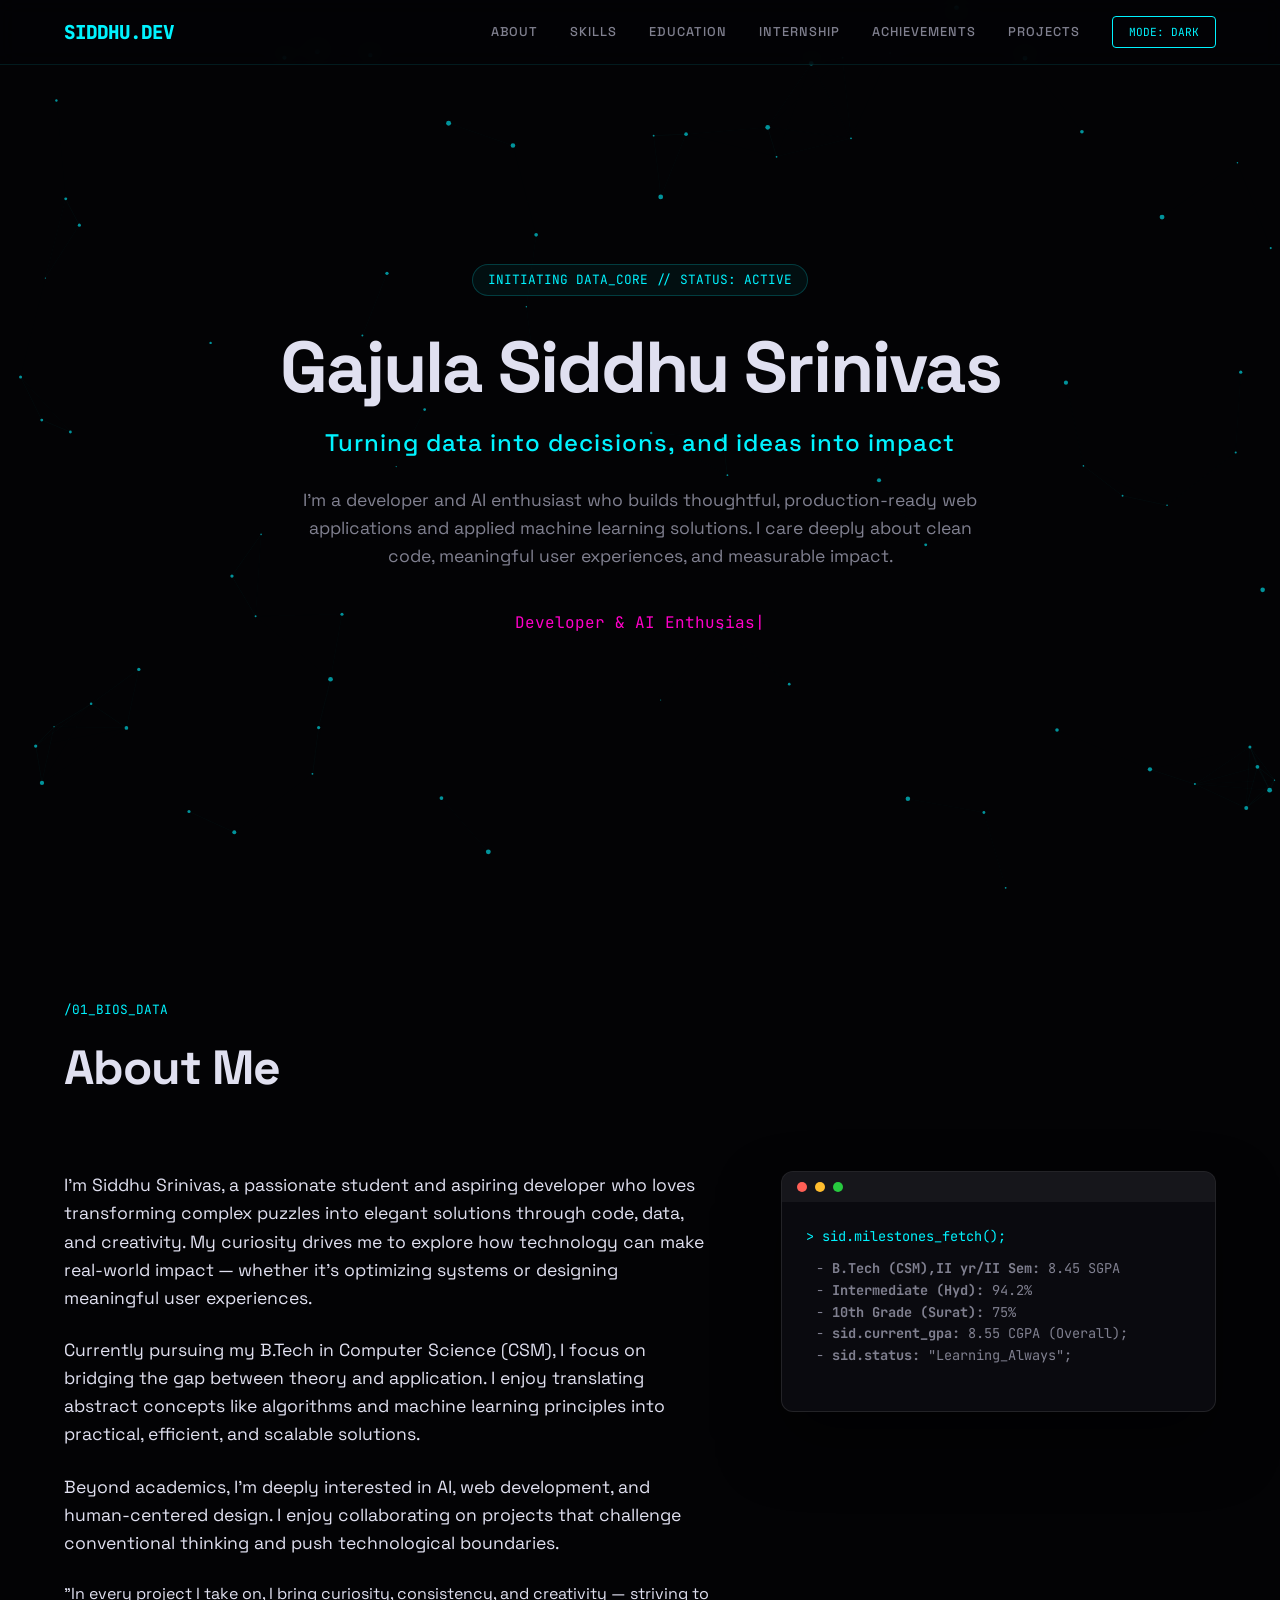
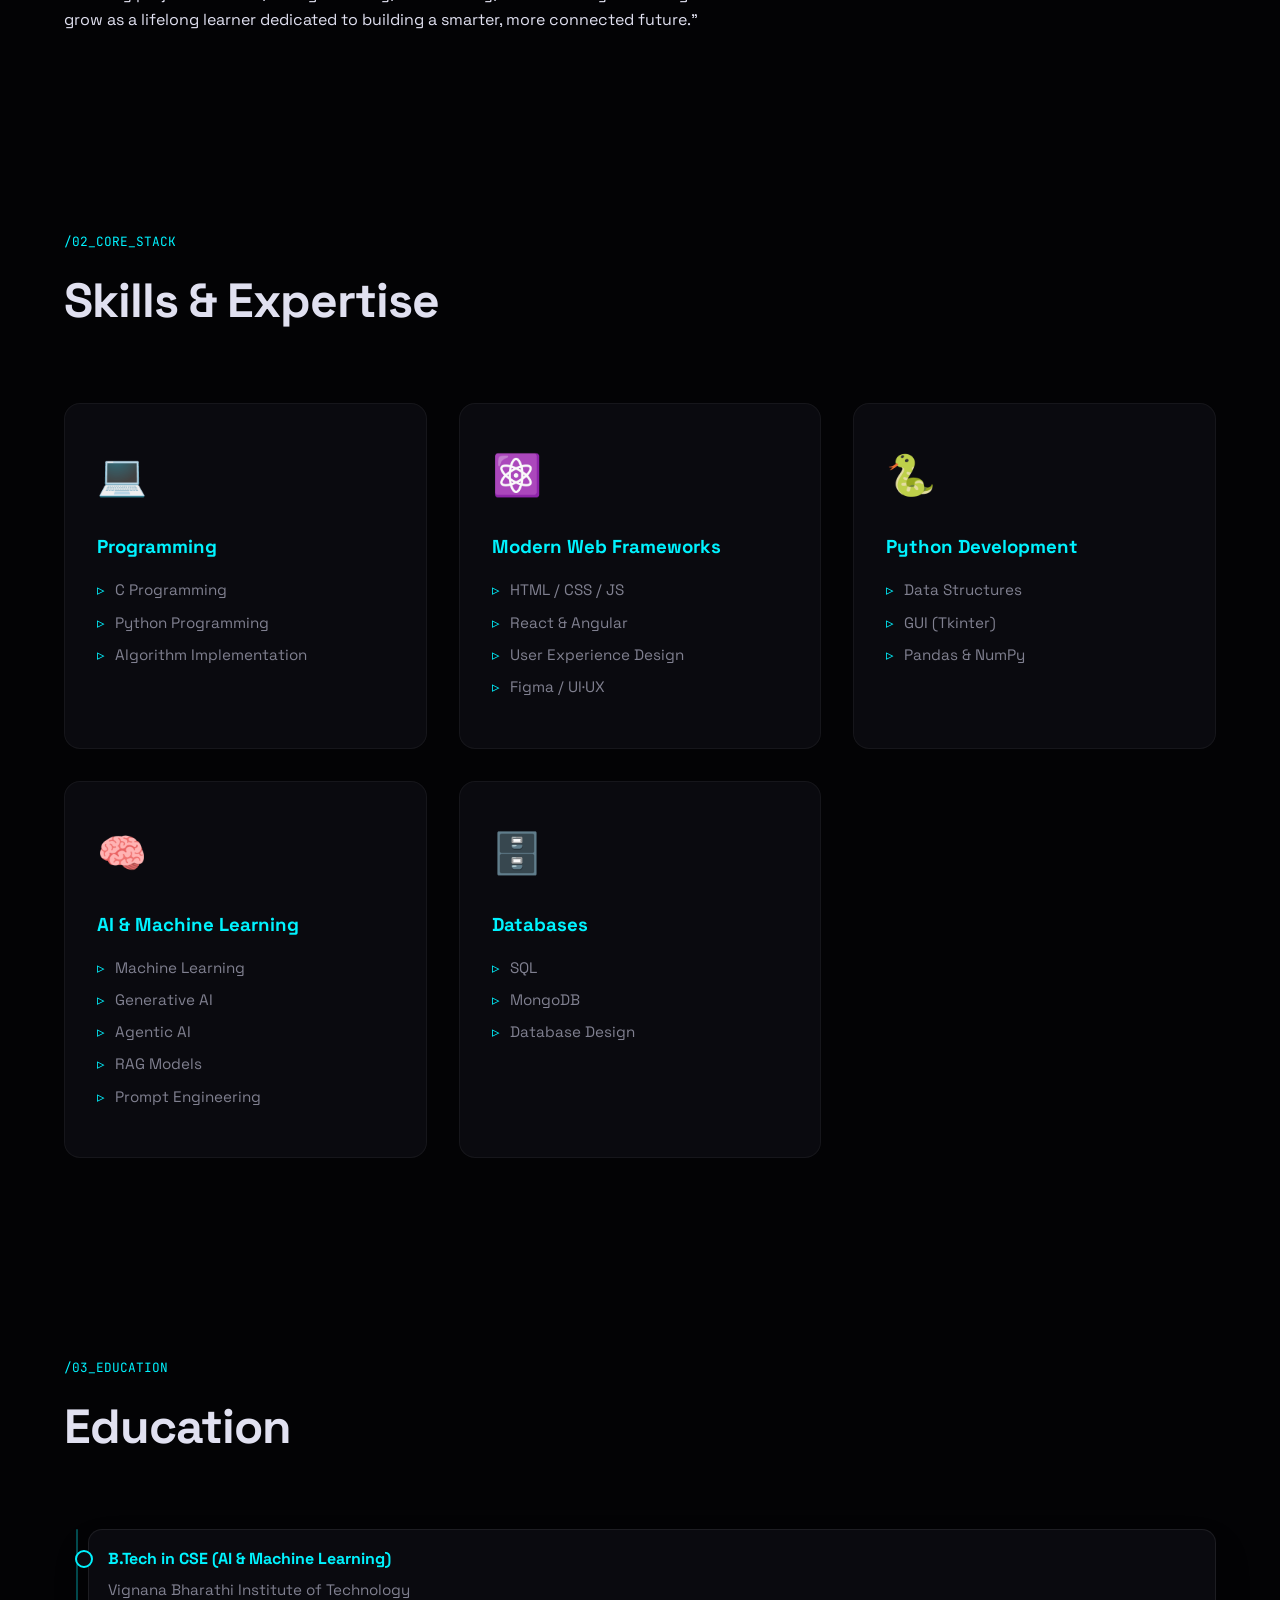
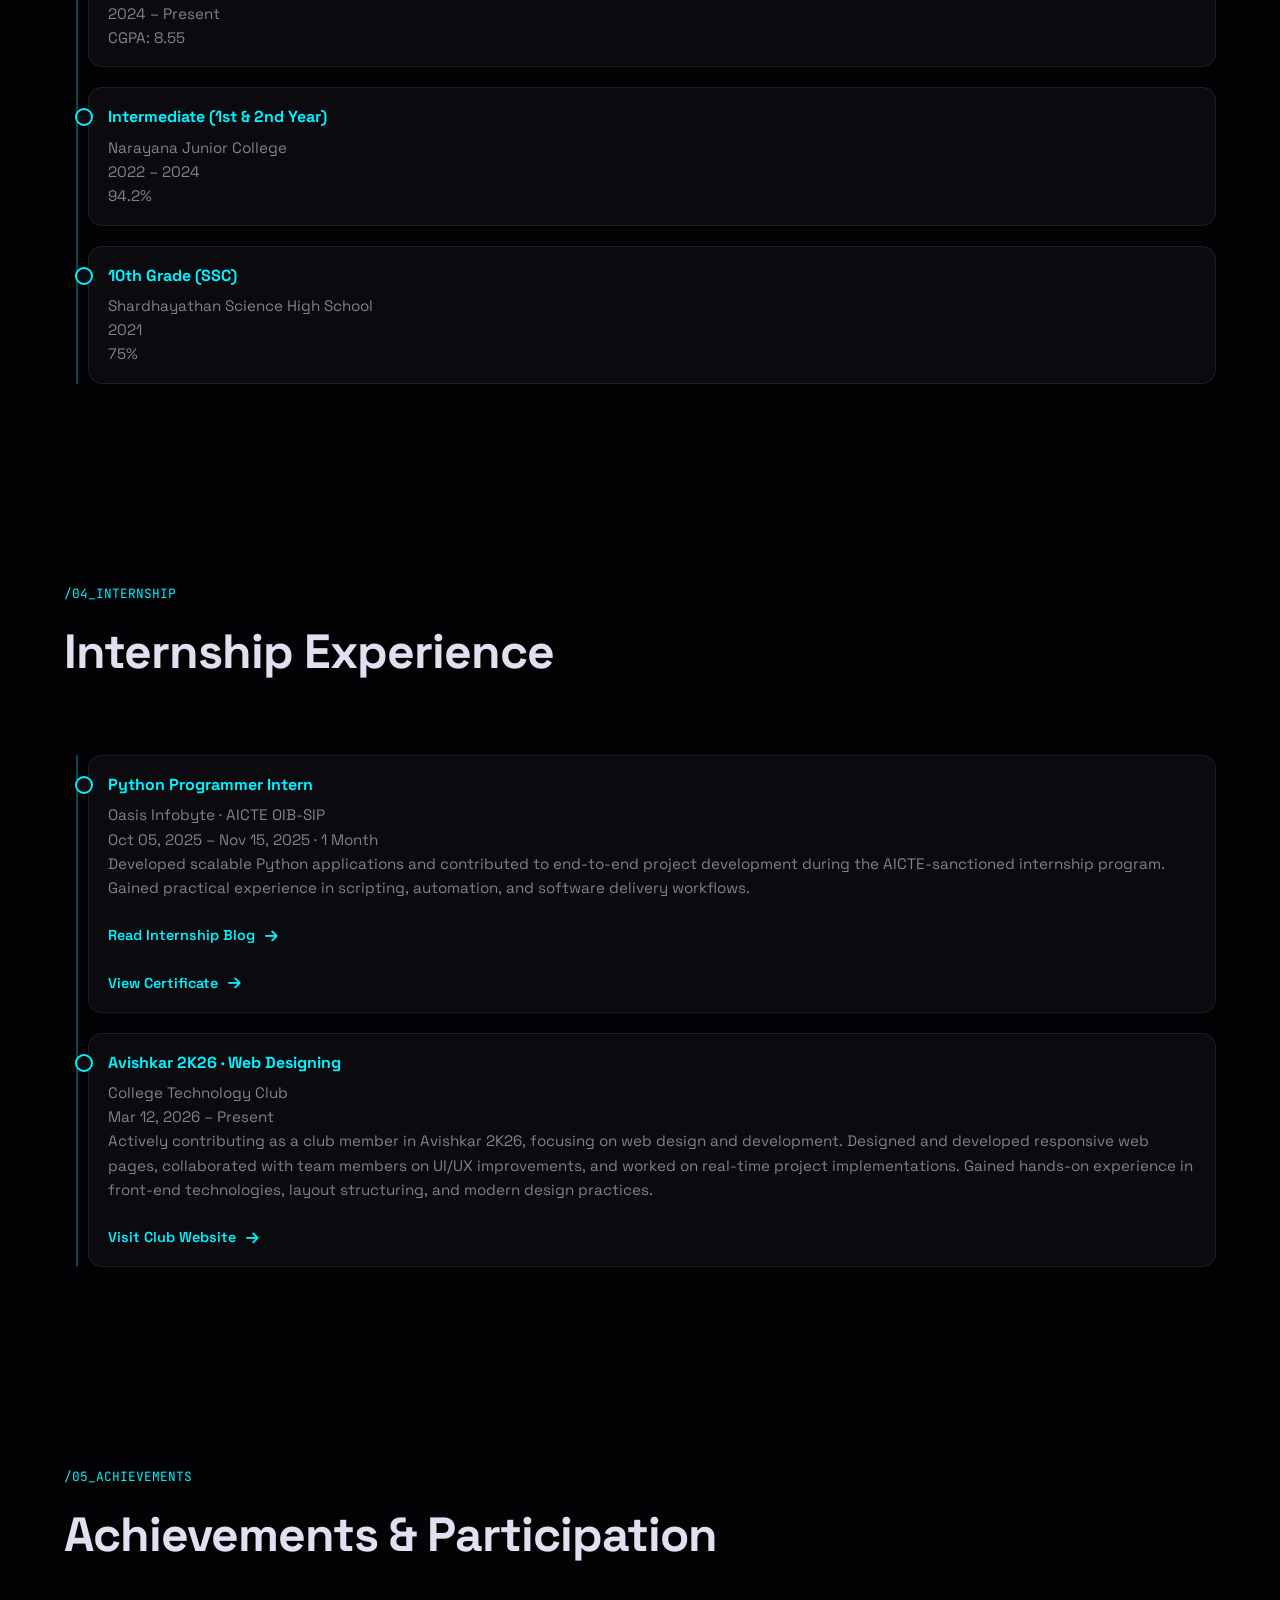
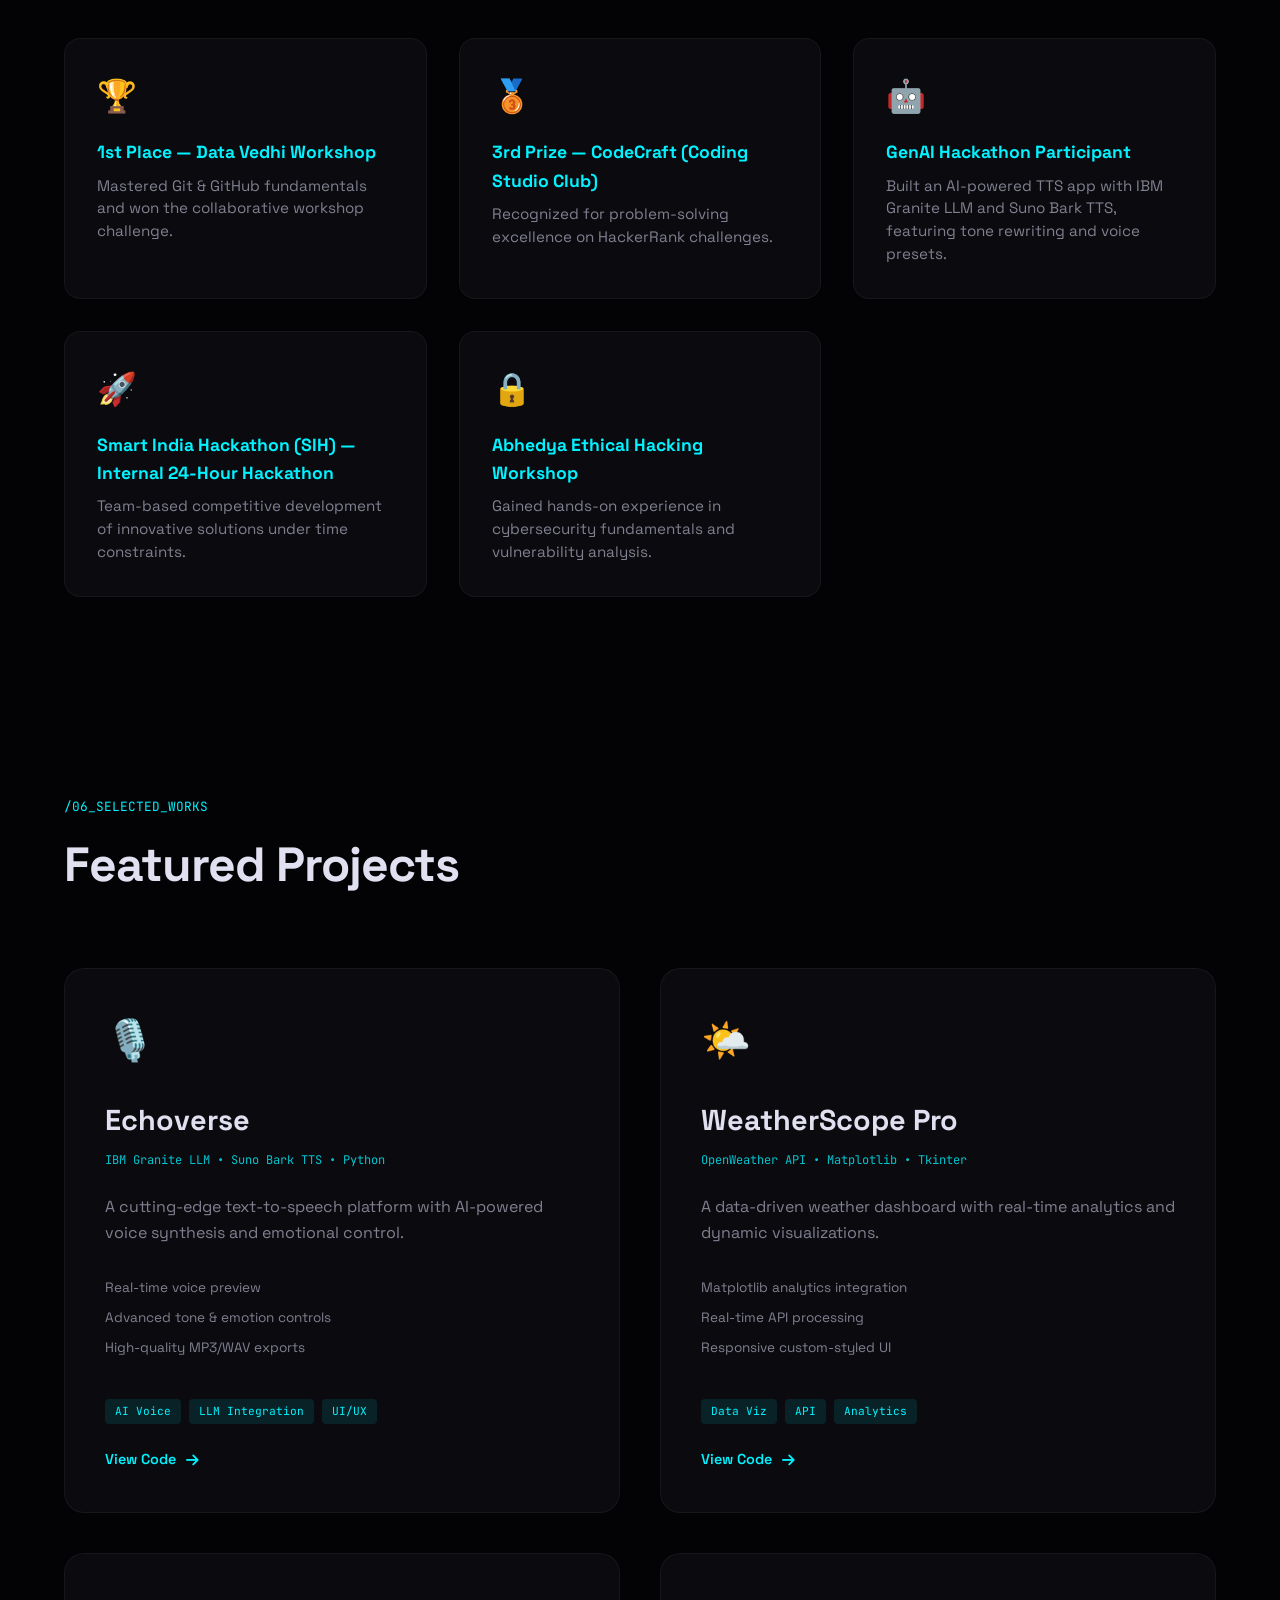
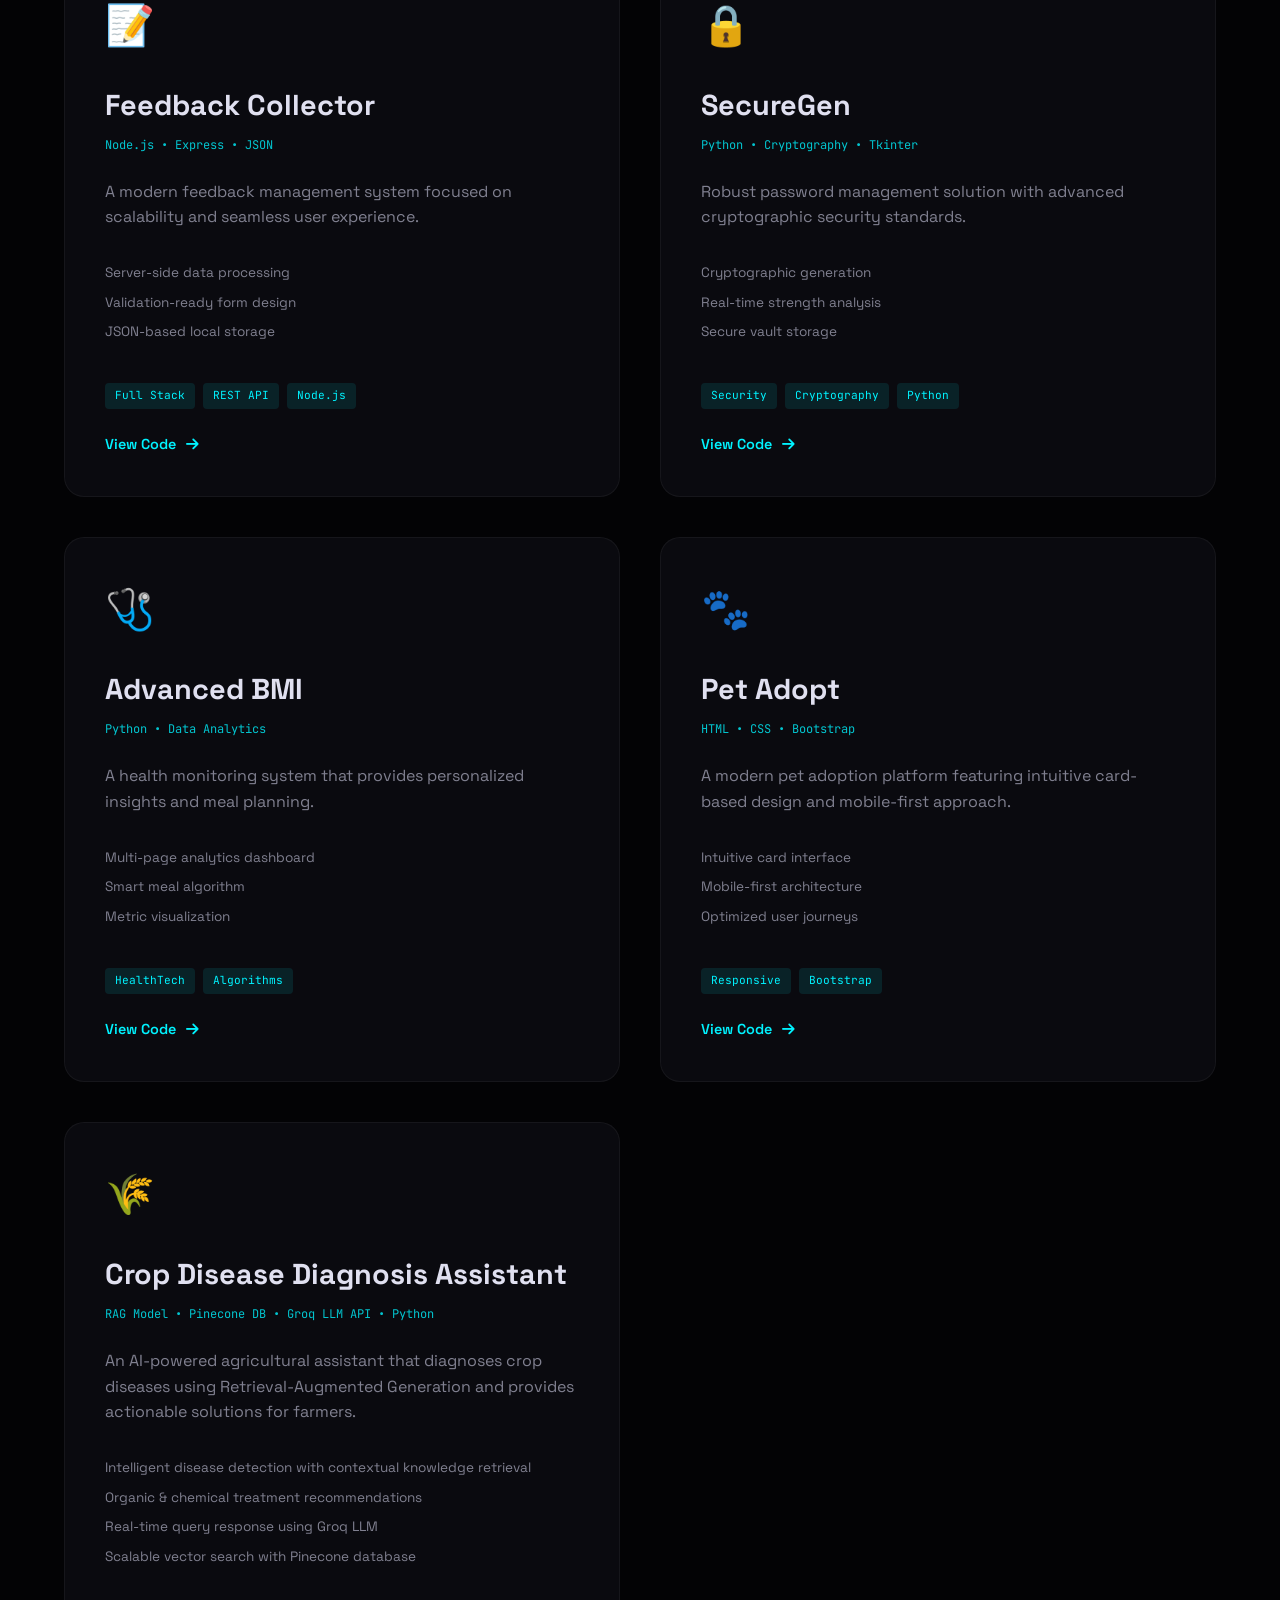
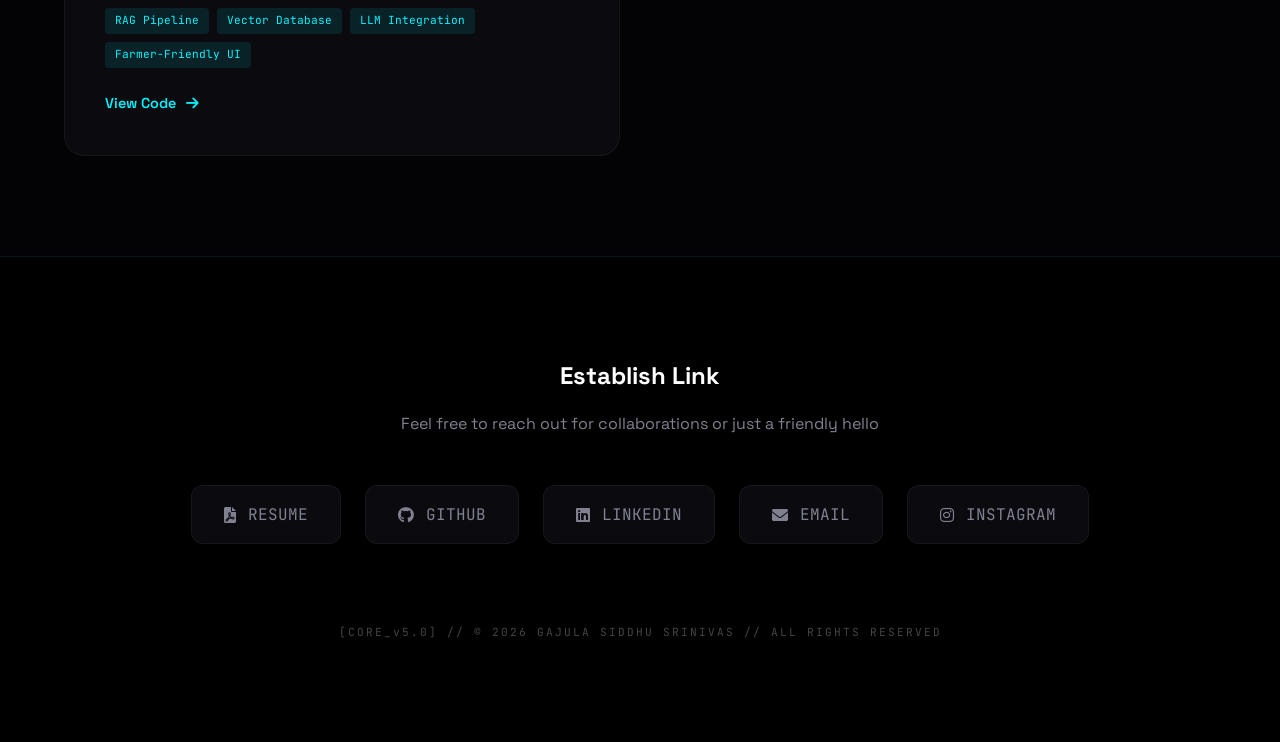
<file: codex/index.html>
<!DOCTYPE html>
<html lang="en">
<head>
    <meta charset="UTF-8">
    <meta name="viewport" content="width=device-width, initial-scale=1.0">
    <title>Gajula Siddhu Srinivas | Portfolio</title>
    <link href="https://fonts.googleapis.com/css2?family=Space+Grotesk:wght@300;400;500;600;700&family=JetBrains+Mono:wght@400;700&display=swap" rel="stylesheet">
    <link rel="stylesheet" href="https://cdnjs.cloudflare.com/ajax/libs/font-awesome/6.0.0/css/all.min.css">
    
    <style>
        :root {
            --bg: #030305;
            --surface: #0a0a0f;
            --primary: #00f3ff;
            --secondary: #7000ff;
            --accent: #ff00c8;
            --text: #e0e0f0;
            --text-dim: #808090;
            --neon-glow: 0 0 15px rgba(0, 243, 255, 0.4);
            --transition: all 0.3s cubic-bezier(0.23, 1, 0.32, 1);
        }

        .light-mode {
            --bg: #f0f2f5;
            --surface: #ffffff;
            --primary: #0066ff;
            --secondary: #6200ea;
            --accent: #d500f9;
            --text: #1a1a2e;
            --text-dim: #505060;
            --neon-glow: 0 5px 15px rgba(0, 102, 255, 0.1);
        }

        * {
            margin: 0;
            padding: 0;
            box-sizing: border-box;
            cursor: crosshair;
        }

        html {
            scroll-behavior: smooth;
        }

        body {
            font-family: 'Space Grotesk', sans-serif;
            background-color: var(--bg);
            color: var(--text);
            overflow-x: hidden;
            line-height: 1.6;
        }

        /* --- Neural Background --- */
        #neural-canvas {
            position: fixed;
            top: 0;
            left: 0;
            width: 100%;
            height: 100%;
            z-index: -1;
            opacity: 0.6;
            pointer-events: none;
        }

        .scanline {
            width: 100%;
            height: 100px;
            z-index: 9999;
            background: linear-gradient(0deg, rgba(0, 0, 0, 0) 0%, rgba(0, 243, 255, 0.02) 50%, rgba(0, 0, 0, 0) 100%);
            opacity: 0.1;
            position: fixed;
            bottom: 100%;
            pointer-events: none;
            animation: scanline 8s linear infinite;
        }

        @keyframes scanline {
            0% { bottom: 100%; }
            100% { bottom: -100px; }
        }

        /* --- Navigation --- */
        nav {
            position: fixed;
            top: 0;
            width: 100%;
            padding: 1rem 5%;
            display: flex;
            justify-content: space-between;
            align-items: center;
            background: rgba(3, 3, 5, 0.8);
            backdrop-filter: blur(10px);
            border-bottom: 1px solid rgba(0, 243, 255, 0.1);
            z-index: 1000;
        }

        .brand {
            font-family: 'JetBrains Mono', monospace;
            font-weight: 800;
            color: var(--primary);
            text-decoration: none;
            letter-spacing: -1px;
            font-size: 1.2rem;
            display: flex;
            align-items: center;
            gap: 10px;
        }

        .nav-links {
            display: flex;
            gap: 2rem;
            align-items: center;
        }

        .nav-item {
            text-decoration: none;
            color: var(--text-dim);
            font-weight: 500;
            font-size: 0.8rem;
            text-transform: uppercase;
            letter-spacing: 1px;
            transition: var(--transition);
        }

        .nav-item:hover {
            color: var(--primary);
            text-shadow: var(--neon-glow);
        }


        .light-mode .nav-item {
            color: #d6d6e0;
        }

        .light-mode .nav-item:hover {
            color: var(--primary);
            text-shadow: none;
        }

        #theme-toggle {
            background: transparent;
            border: 1px solid var(--primary);
            color: var(--primary);
            padding: 0.5rem 1rem;
            border-radius: 4px;
            font-family: 'JetBrains Mono', monospace;
            font-size: 0.7rem;
            cursor: pointer;
            transition: var(--transition);
        }

        /* --- Hero Section --- */
        .hero {
            height: 100vh;
            display: flex;
            flex-direction: column;
            justify-content: center;
            align-items: center;
            padding: 0 5%;
            text-align: center;
        }

        .system-status {
            font-family: 'JetBrains Mono', monospace;
            font-size: 0.8rem;
            color: var(--primary);
            margin-bottom: 2rem;
            background: rgba(0, 243, 255, 0.05);
            padding: 5px 15px;
            border-radius: 20px;
            border: 1px solid rgba(0, 243, 255, 0.2);
        }

        .hero h1 {
            font-size: clamp(2.5rem, 8vw, 4.5rem);
            font-weight: 800;
            line-height: 1.1;
            margin-bottom: 1rem;
            letter-spacing: -2px;
        }

        .hero h2 {
            font-size: clamp(1rem, 3vw, 1.5rem);
            color: var(--primary);
            max-width: 800px;
            margin-bottom: 1.5rem;
            font-weight: 500;
            letter-spacing: 1px;
        }

        .hero-intro {
            max-width: 700px;
            color: var(--text-dim);
            font-size: 1.1rem;
            margin-bottom: 2.5rem;
        }

        .typing-container {
            font-family: 'JetBrains Mono', monospace;
            font-size: 1rem;
            color: var(--accent);
            min-height: 1.6em;
        }

        /* --- Global Section Styling --- */
        section {
            padding: 100px 5%;
            max-width: 1400px;
            margin: 0 auto;
        }

        .section-header {
            margin-bottom: 4rem;
        }

        .section-tag {
            font-family: 'JetBrains Mono', monospace;
            color: var(--primary);
            font-size: 0.8rem;
            display: block;
            margin-bottom: 10px;
        }

        .section-title {
            font-size: clamp(2rem, 4vw, 3rem);
            font-weight: 700;
            letter-spacing: -1px;
        }

        /* --- About Grid --- */
        .about-grid {
            display: grid;
            grid-template-columns: 1.2fr 0.8fr;
            gap: 4rem;
            align-items: start;
        }

        .bio-content p {
            font-size: 1.1rem;
            margin-bottom: 1.5rem;
            color: var(--text);
        }

        .terminal-window {
            background: var(--surface);
            border: 1px solid rgba(255, 255, 255, 0.1);
            border-radius: 12px;
            overflow: hidden;
            box-shadow: 0 30px 60px rgba(0,0,0,0.5);
        }

        .terminal-header {
            background: rgba(255, 255, 255, 0.05);
            padding: 10px 15px;
            display: flex;
            gap: 8px;
        }

        .dot { width: 10px; height: 10px; border-radius: 50%; }
        .red { background: #ff5f56; }
        .yellow { background: #ffbd2e; }
        .green { background: #27c93f; }

        .terminal-body {
            padding: 1.5rem;
            font-family: 'JetBrains Mono', monospace;
            font-size: 0.85rem;
            color: var(--text-dim);
        }

        /* --- Skills Grid --- */
        .skills-grid {
            display: grid;
            grid-template-columns: repeat(auto-fit, minmax(280px, 1fr));
            gap: 2rem;
        }

        .skill-card {
            background: var(--surface);
            padding: 2.5rem 2rem;
            border-radius: 16px;
            border: 1px solid rgba(255, 255, 255, 0.05);
            transition: var(--transition);
            position: relative;
            overflow: hidden;
        }

        .skill-card:hover {
            transform: translateY(-10px);
            border-color: var(--primary);
            box-shadow: var(--neon-glow);
        }

        .skill-icon {
            font-size: 2.5rem;
            margin-bottom: 1.5rem;
            display: block;
        }

        .skill-card h3 {
            margin-bottom: 1rem;
            color: var(--primary);
        }

        .skill-list {
            list-style: none;
            color: var(--text-dim);
            font-size: 0.95rem;
        }

        .skill-list li {
            margin-bottom: 0.5rem;
            display: flex;
            align-items: center;
            gap: 10px;
        }

        .skill-list li::before {
            content: '▹';
            color: var(--primary);
        }

        /* --- Education Timeline --- */
        .education-timeline {
            display: grid;
            gap: 1.25rem;
            position: relative;
            padding-left: 1.5rem;
            margin-top: 1rem;
        }

        .education-timeline::before {
            content: '';
            position: absolute;
            left: 0.75rem;
            top: 0;
            bottom: 0;
            width: 2px;
            background: rgba(0, 243, 255, 0.3);
            border-radius: 50px;
        }

        .education-item {
            background: var(--surface);
            border: 1px solid rgba(255, 255, 255, 0.08);
            border-radius: 14px;
            padding: 1rem 1.2rem;
            position: relative;
            transition: var(--transition);
            box-shadow: 0 20px 35px rgba(0, 0, 0, 0.2);
        }

        .education-item:hover {
            transform: translateY(-6px);
            border-color: var(--primary);
            box-shadow: 0 25px 45px rgba(0, 243, 255, 0.3);
        }

        .education-item::before {
            content: '';
            position: absolute;
            left: -14px;
            top: 20px;
            width: 14px;
            height: 14px;
            border-radius: 50%;
            background: var(--surface);
            border: 2px solid var(--primary);
        }

        .education-item h4 {
            margin-bottom: 0.35rem;
            color: var(--primary);
        }

        .education-item span,
        .education-item p {
            display: block;
            color: var(--text-dim);
            font-size: 0.95rem;
        }

        /* --- Achievements Grid --- */
        .achievements-grid {
            display: grid;
            grid-template-columns: repeat(auto-fit, minmax(320px, 1fr));
            gap: 2rem;
        }

        .achievement-card {
            background: var(--surface);
            padding: 2rem;
            border-radius: 16px;
            border: 1px solid rgba(255, 255, 255, 0.05);
            transition: var(--transition);
            position: relative;
            overflow: hidden;
        }

        .achievement-card:hover {
            transform: translateY(-10px);
            border-color: var(--primary);
            box-shadow: var(--neon-glow);
        }

        .achievement-icon {
            font-size: 2rem;
            margin-bottom: 1rem;
            display: block;
        }

        .achievement-card h4 {
            margin-bottom: 0.5rem;
            color: var(--primary);
            font-size: 1.1rem;
        }

        .achievement-card p {
            color: var(--text-dim);
            font-size: 0.95rem;
            line-height: 1.5;
        }

        /* --- Projects Grid --- */
        .projects-grid {
            display: grid;
            grid-template-columns: repeat(auto-fill, minmax(380px, 1fr));
            gap: 2.5rem;
        }

        .project-card {
            background: var(--surface);
            border-radius: 20px;
            border: 1px solid rgba(255, 255, 255, 0.05);
            padding: 2.5rem;
            display: flex;
            flex-direction: column;
            transition: var(--transition);
            position: relative;
        }

        .project-card:hover {
            border-color: var(--secondary);
            box-shadow: 0 20px 40px rgba(112, 0, 255, 0.1);
        }

        .project-emoji {
            font-size: 2.5rem;
            margin-bottom: 1.5rem;
        }

        .project-card h3 {
            font-size: 1.8rem;
            margin-bottom: 0.5rem;
            color: var(--text);
        }

        .project-tech {
            font-family: 'JetBrains Mono', monospace;
            font-size: 0.75rem;
            color: var(--primary);
            margin-bottom: 1.5rem;
            opacity: 0.8;
        }

        .project-desc {
            color: var(--text-dim);
            margin-bottom: 2rem;
            flex-grow: 1;
        }

        .project-features {
            list-style: none;
            margin-bottom: 2rem;
        }

        .project-features li {
            font-size: 0.85rem;
            color: var(--text-dim);
            margin-bottom: 0.5rem;
            display: flex;
            align-items: center;
            gap: 8px;
        }

        .badge-grid {
            display: flex;
            flex-wrap: wrap;
            gap: 8px;
            margin-top: auto;
        }

        .tech-badge {
            padding: 4px 10px;
            background: rgba(0, 243, 255, 0.1);
            color: var(--primary);
            border-radius: 4px;
            font-size: 0.7rem;
            font-family: 'JetBrains Mono', monospace;
        }

        .view-code {
            display: inline-flex;
            align-items: center;
            gap: 10px;
            color: var(--primary);
            text-decoration: none;
            margin-top: 1.5rem;
            font-weight: 600;
            font-size: 0.9rem;
            transition: 0.3s;
        }

        .view-code:hover {
            gap: 15px;
            text-shadow: var(--neon-glow);
        }

        /* --- Contact --- */
        .nexus-footer {
            padding: 100px 5%;
            background: #000;
            border-top: 1px solid rgba(0, 243, 255, 0.1);
            text-align: center;
        }

        .light-mode .nexus-footer p {
            color: white !important;
        }

        .light-mode .nexus-footer p:last-child {
            opacity: 0.5 !important;
        }

        .social-grid {
            display: flex;
            justify-content: center;
            flex-wrap: wrap;
            gap: 1.5rem;
            margin-top: 3rem;
        }

        .social-node {
            padding: 1rem 2rem;
            border-radius: 12px;
            display: flex;
            align-items: center;
            gap: 12px;
            color: var(--text-dim);
            background: var(--surface);
            border: 1px solid rgba(255, 255, 255, 0.05);
            text-decoration: none;
            transition: var(--transition);
            font-family: 'JetBrains Mono', monospace;
        }

        .social-node:hover {
            color: var(--primary);
            border-color: var(--primary);
            transform: translateY(-5px);
            box-shadow: var(--neon-glow);
        }

        @media (max-width: 992px) {
            .about-grid { grid-template-columns: 1fr; }
            .projects-grid { grid-template-columns: 1fr; }
        }

        @keyframes pulse {
            0%, 100% { opacity: 1; transform: scale(1); }
            50% { opacity: 0.5; transform: scale(1.1); }
        }

        .reveal {
            opacity: 0;
            transform: translateY(30px);
            transition: 0.8s cubic-bezier(0.23, 1, 0.32, 1);
        }

        .reveal.active {
            opacity: 1;
            transform: translateY(0);
        }
    </style>
</head>
<body>

    <canvas id="neural-canvas"></canvas>
    <div class="scanline"></div>

    <nav>
        <a href="#" class="brand">SIDDHU.DEV</a>
        <div class="nav-links">
            <a href="#about" class="nav-item">About</a>
            <a href="#skills" class="nav-item">Skills</a>
            <a href="#education" class="nav-item">Education</a>
            <a href="#internship" class="nav-item">Internship</a>
            <a href="#achievements" class="nav-item">Achievements</a>
            <a href="#projects" class="nav-item">Projects</a>
            <button id="theme-toggle">MODE: DARK</button>
        </div>
    </nav>

    <main class="hero">
        <div class="system-status">INITIATING DATA_CORE // STATUS: ACTIVE</div>
        <h1 class="reveal active">Gajula Siddhu Srinivas</h1>
        <h2 class="reveal active">Turning data into decisions, and ideas into impact</h2>
        <p class="hero-intro reveal active">
            I’m a developer and AI enthusiast who builds thoughtful, production-ready web applications and applied machine learning solutions. I care deeply about clean code, meaningful user experiences, and measurable impact.
        </p>
        <div class="typing-container">
            <span id="typed-text"></span><span class="cursor">|</span>
        </div>
    </main>

    <section id="about">
        <div class="section-header reveal">
            <span class="section-tag">/01_BIOS_DATA</span>
            <h2 class="section-title">About Me</h2>
        </div>
        <div class="about-grid">
            <div class="bio-content reveal">
                <p>I’m Siddhu Srinivas, a passionate student and aspiring developer who loves transforming complex puzzles into elegant solutions through code, data, and creativity. My curiosity drives me to explore how technology can make real-world impact — whether it’s optimizing systems or designing meaningful user experiences.</p>
                
                <p>Currently pursuing my B.Tech in Computer Science (CSM), I focus on bridging the gap between theory and application. I enjoy translating abstract concepts like algorithms and machine learning principles into practical, efficient, and scalable solutions.</p>

                <p>Beyond academics, I’m deeply interested in AI, web development, and human-centered design. I enjoy collaborating on projects that challenge conventional thinking and push technological boundaries.</p>

                <div class="quote-block">
                    "In every project I take on, I bring curiosity, consistency, and creativity — striving to grow as a lifelong learner dedicated to building a smarter, more connected future."
                </div>
            </div>

            <div class="terminal-window reveal">
                <div class="terminal-header">
                    <div class="dot red"></div>
                    <div class="dot yellow"></div>
                    <div class="dot green"></div>
                </div>
                <div class="terminal-body">
                    <div style="color: var(--primary); margin-bottom: 10px;">> sid.milestones_fetch();</div>
                    <div style="padding-left: 10px;">
                        - <strong>B.Tech (CSM),II yr/II Sem:</strong> 8.45 SGPA<br>
                        - <strong>Intermediate (Hyd):</strong> 94.2%<br>
                        - <strong>10th Grade (Surat):</strong> 75%<br>
                        - <strong>sid.current_gpa:</strong> 8.55 CGPA (Overall);<br>
                        - <strong>sid.status:</strong> "Learning_Always";
                    </div>
                    <div style="color: var(--secondary); margin-top: 20px;"></div>
                </div>
            </div>
        </div>
    </section>

    <section id="skills">
        <div class="section-header reveal">
            <span class="section-tag">/02_CORE_STACK</span>
            <h2 class="section-title">Skills & Expertise</h2>
        </div>
        
        <div class="skills-grid reveal">
            <div class="skill-card">
                <span class="skill-icon">💻</span>
                <h3>Programming</h3>
                <ul class="skill-list">
                    <li>C Programming</li>
                    <li>Python Programming</li>
                    <li>Algorithm Implementation</li>
                </ul>
            </div>
            <div class="skill-card">
                <span class="skill-icon">⚛️</span>
                <h3>Modern Web Frameworks</h3>
                <ul class="skill-list">
                    <li>HTML / CSS / JS</li>
                    <li>React & Angular</li>
                    <li>User Experience Design</li>
                    <li>Figma / UI·UX</li>
                </ul>
            </div>
            <div class="skill-card">
                <span class="skill-icon">🐍</span>
                <h3>Python Development</h3>
                <ul class="skill-list">
                    <li>Data Structures</li>
                    <li>GUI (Tkinter)</li>
                    <li>Pandas & NumPy</li>
                </ul>
            </div>
            <div class="skill-card">
                <span class="skill-icon">🧠</span>
                <h3>AI & Machine Learning</h3>
                <ul class="skill-list">
                    <li>Machine Learning</li>
                    <li>Generative AI</li>
                    <li>Agentic AI</li>
                    <li>RAG Models</li>
                    <li>Prompt Engineering</li>
                </ul>
            </div>
            <div class="skill-card">
                <span class="skill-icon">🗄️</span>
                <h3>Databases</h3>
                <ul class="skill-list">
                    <li>SQL</li>
                    <li>MongoDB</li>
                    <li>Database Design</li>
                </ul>
            </div>
        </div>
    </section>

    <section id="education">
        <div class="section-header reveal">
            <span class="section-tag">/03_EDUCATION</span>
            <h2 class="section-title">Education</h2>
        </div>
        <div class="education-timeline reveal">
            <div class="education-item">
                <h4>B.Tech in CSE (AI & Machine Learning)</h4>
                <span>Vignana Bharathi Institute of Technology</span>
                <p>2024 – Present</p>
                <p>CGPA: 8.55</p>
            </div>
            <div class="education-item">
                <h4>Intermediate (1st & 2nd Year)</h4>
                <span>Narayana Junior College</span>
                <p>2022 – 2024</p>
                <p>94.2%</p>
            </div>
            <div class="education-item">
                <h4>10th Grade (SSC)</h4>
                <span>Shardhayathan Science High School</span>
                <p>2021</p>
                <p>75%</p>
            </div>
        </div>
    </section>

    <section id="internship">
        <div class="section-header reveal">
            <span class="section-tag">/04_INTERNSHIP</span>
            <h2 class="section-title">Internship Experience</h2>
        </div>
        <div class="education-timeline reveal">
            <div class="education-item">
                <h4>Python Programmer Intern</h4>
                <span>Oasis Infobyte · AICTE OIB-SIP</span>
                <p>Oct 05, 2025 – Nov 15, 2025 · 1 Month</p>
                <p>Developed scalable Python applications and contributed to end-to-end project development during the AICTE-sanctioned internship program. Gained practical experience in scripting, automation, and software delivery workflows.</p>
                <a href="https://oasis-intership-experience-blog.netlify.app/" class="view-code" target="_blank" rel="noopener noreferrer">Read Internship Blog <i class="fas fa-arrow-right"></i></a><br>
                <a href="file:///C:\Users\OmSidhu\Downloads\My-Landing-Page\codex\Images\Gajula Siddhu Srinivas Certificate.pdf" class="view-code" target="_blank" rel="noopener noreferrer">View Certificate <i class="fas fa-arrow-right"></i></a>
            </div>
            <div class="education-item">
                <h4>Avishkar 2K26 · Web Designing</h4>
                <span>College Technology Club</span>
                <p>Mar 12, 2026 – Present</p>
                <p>Actively contributing as a club member in Avishkar 2K26, focusing on web design and development. Designed and developed responsive web pages, collaborated with team members on UI/UX improvements, and worked on real-time project implementations. Gained hands-on experience in front-end technologies, layout structuring, and modern design practices.</p>
                <a href="https://avishkar2k25.ieeevbitsb.in/" class="view-code" target="_blank" rel="noopener noreferrer">Visit Club Website <i class="fas fa-arrow-right"></i></a>
            </div>
        </div>
    </section>

    <section id="achievements">
        <div class="section-header reveal">
            <span class="section-tag">/05_ACHIEVEMENTS</span>
            <h2 class="section-title">Achievements & Participation</h2>
        </div>
        <div class="achievements-grid reveal">
            <div class="achievement-card">
                <span class="achievement-icon">🏆</span>
                <h4>1st Place — Data Vedhi Workshop</h4>
                <p>Mastered Git & GitHub fundamentals and won the collaborative workshop challenge.</p>
            </div>
            <div class="achievement-card">
                <span class="achievement-icon">🥉</span>
                <h4>3rd Prize — CodeCraft (Coding Studio Club)</h4>
                <p>Recognized for problem-solving excellence on HackerRank challenges.</p>
            </div>
            <div class="achievement-card">
                <span class="achievement-icon">🤖</span>
                <h4>GenAI Hackathon Participant</h4>
                <p>Built an AI-powered TTS app with IBM Granite LLM and Suno Bark TTS, featuring tone rewriting and voice presets.</p>
            </div>
            <div class="achievement-card">
                <span class="achievement-icon">🚀</span>
                <h4>Smart India Hackathon (SIH) — Internal 24-Hour Hackathon</h4>
                <p>Team-based competitive development of innovative solutions under time constraints.</p>
            </div>
            <div class="achievement-card">
                <span class="achievement-icon">🔒</span>
                <h4>Abhedya Ethical Hacking Workshop</h4>
                <p>Gained hands-on experience in cybersecurity fundamentals and vulnerability analysis.</p>
            </div>
        </div>
    </section>

    <section id="projects">
        <div class="section-header reveal">
            <span class="section-tag">/06_SELECTED_WORKS</span>
            <h2 class="section-title">Featured Projects</h2>
        </div>
        
        <div class="projects-grid reveal">
            <!-- Project 1 -->
            <div class="project-card">
                <div class="project-emoji">🎙️</div>
                <h3>Echoverse</h3>
                <p class="project-tech">IBM Granite LLM • Suno Bark TTS • Python</p>
                <p class="project-desc">A cutting-edge text-to-speech platform with AI-powered voice synthesis and emotional control.</p>
                <ul class="project-features">
                    <li>Real-time voice preview</li>
                    <li>Advanced tone & emotion controls</li>
                    <li>High-quality MP3/WAV exports</li>
                </ul>
                <div class="badge-grid">
                    <span class="tech-badge">AI Voice</span>
                    <span class="tech-badge">LLM Integration</span>
                    <span class="tech-badge">UI/UX</span>
                </div>
                <a href="https://github.com/Siddhu-Srinivas/Echoverse" class="view-code">View Code <i class="fas fa-arrow-right"></i></a>
            </div>

            <!-- Project 2 -->
            <div class="project-card">
                <div class="project-emoji">🌤️</div>
                <h3>WeatherScope Pro</h3>
                <p class="project-tech">OpenWeather API • Matplotlib • Tkinter</p>
                <p class="project-desc">A data-driven weather dashboard with real-time analytics and dynamic visualizations.</p>
                <ul class="project-features">
                    <li>Matplotlib analytics integration</li>
                    <li>Real-time API processing</li>
                    <li>Responsive custom-styled UI</li>
                </ul>
                <div class="badge-grid">
                    <span class="tech-badge">Data Viz</span>
                    <span class="tech-badge">API</span>
                    <span class="tech-badge">Analytics</span>
                </div>
                <a href="https://github.com/Siddhu-Srinivas/OIBSIP_Python-Programming_task-4" class="view-code">View Code <i class="fas fa-arrow-right"></i></a>
            </div>

            <!-- Project 3 -->
            <div class="project-card">
                <div class="project-emoji">📝</div>
                <h3>Feedback Collector</h3>
                <p class="project-tech">Node.js • Express • JSON</p>
                <p class="project-desc">A modern feedback management system focused on scalability and seamless user experience.</p>
                <ul class="project-features">
                    <li>Server-side data processing</li>
                    <li>Validation-ready form design</li>
                    <li>JSON-based local storage</li>
                </ul>
                <div class="badge-grid">
                    <span class="tech-badge">Full Stack</span>
                    <span class="tech-badge">REST API</span>
                    <span class="tech-badge">Node.js</span>
                </div>
                <a href="https://github.com/Siddhu-Srinivas/feedback-collector" class="view-code">View Code <i class="fas fa-arrow-right"></i></a>
            </div>

            <!-- Project 4 -->
            <div class="project-card">
                <div class="project-emoji">🔒</div>
                <h3>SecureGen</h3>
                <p class="project-tech">Python • Cryptography • Tkinter</p>
                <p class="project-desc">Robust password management solution with advanced cryptographic security standards.</p>
                <ul class="project-features">
                    <li>Cryptographic generation</li>
                    <li>Real-time strength analysis</li>
                    <li>Secure vault storage</li>
                </ul>
                <div class="badge-grid">
                    <span class="tech-badge">Security</span>
                    <span class="tech-badge">Cryptography</span>
                    <span class="tech-badge">Python</span>
                </div>
                <a href="https://github.com/Siddhu-Srinivas/OIBSIP_Python-Programming_task-3" class="view-code">View Code <i class="fas fa-arrow-right"></i></a>
            </div>

            <!-- Project 5 -->
            <div class="project-card">
                <div class="project-emoji">🩺</div>
                <h3>Advanced BMI</h3>
                <p class="project-tech">Python • Data Analytics</p>
                <p class="project-desc">A health monitoring system that provides personalized insights and meal planning.</p>
                <ul class="project-features">
                    <li>Multi-page analytics dashboard</li>
                    <li>Smart meal algorithm</li>
                    <li>Metric visualization</li>
                </ul>
                <div class="badge-grid">
                    <span class="tech-badge">HealthTech</span>
                    <span class="tech-badge">Algorithms</span>
                </div>
                <a href="https://github.com/Siddhu-Srinivas/OIBSIP_Python-Programming_task-2" class="view-code">View Code <i class="fas fa-arrow-right"></i></a>
            </div>

            <!-- Project 6 -->
            <div class="project-card">
                <div class="project-emoji">🐾</div>
                <h3>Pet Adopt</h3>
                <p class="project-tech">HTML • CSS • Bootstrap</p>
                <p class="project-desc">A modern pet adoption platform featuring intuitive card-based design and mobile-first approach.</p>
                <ul class="project-features">
                    <li>Intuitive card interface</li>
                    <li>Mobile-first architecture</li>
                    <li>Optimized user journeys</li>
                </ul>
                <div class="badge-grid">
                    <span class="tech-badge">Responsive</span>
                    <span class="tech-badge">Bootstrap</span>
                </div>
                <a href="https://github.com/Siddhu-Srinivas/My-Project-" class="view-code">View Code <i class="fas fa-arrow-right"></i></a>
            </div>

            <!-- Project 7 -->
            <div class="project-card">
                <div class="project-emoji">🌾</div>
                <h3>Crop Disease Diagnosis Assistant</h3>
                <p class="project-tech">RAG Model • Pinecone DB • Groq LLM API • Python</p>
                <p class="project-desc">An AI-powered agricultural assistant that diagnoses crop diseases using Retrieval-Augmented Generation and provides actionable solutions for farmers.</p>
                <ul class="project-features">
                    <li>Intelligent disease detection with contextual knowledge retrieval</li>
                    <li>Organic & chemical treatment recommendations</li>
                    <li>Real-time query response using Groq LLM</li>
                    <li>Scalable vector search with Pinecone database</li>
                </ul>
                <div class="badge-grid">
                    <span class="tech-badge">RAG Pipeline</span>
                    <span class="tech-badge">Vector Database</span>
                    <span class="tech-badge">LLM Integration</span>
                    <span class="tech-badge">Farmer-Friendly UI</span>
                </div>
                <a href="#" class="view-code">View Code <i class="fas fa-arrow-right"></i></a>
            </div>
        </div>
    </section>

    <footer class="nexus-footer" id="contact">
        <h2 class="reveal" style="color: white;">Establish Link</h2>
        <p class="reveal" style="color: var(--text-dim); margin-top: 1rem;">Feel free to reach out for collaborations or just a friendly hello</p>
        
        <div class="social-grid reveal">
            <a href="Images/Resume.html" class="social-node" target="_blank"><i class="fas fa-file-pdf"></i> RESUME</a>
            <a href="https://github.com/Siddhu-Srinivas" class="social-node"><i class="fab fa-github"></i> GITHUB</a>
            <a href="https://www.linkedin.com/in/gajula-siddhu-srinivas-611439322/" class="social-node"><i class="fab fa-linkedin"></i> LINKEDIN</a>
            <a href="mailto:gajulasiddhusrinivas@gmail.com" class="social-node"><i class="fas fa-envelope"></i> EMAIL</a>
            <a href="https://www.instagram.com/itz_me_siddhu_6351?igsh=MXY0cGJlNTJtOTZmYQ%3D%3D" class="social-node"><i class="fab fa-instagram"></i> INSTAGRAM</a>
        </div>
        
        <p style="margin-top: 5rem; opacity: 0.3; font-family: 'JetBrains Mono', monospace; font-size: 0.7rem; letter-spacing: 2px;">
            [CORE_v5.0] // © 2026 GAJULA SIDDHU SRINIVAS // ALL RIGHTS RESERVED
        </p>
    </footer>

    <script>
        // --- Neural Canvas Logic ---
        const canvas = document.getElementById('neural-canvas');
        const ctx = canvas.getContext('2d');
        let particles = [];

        function initCanvas() {
            canvas.width = window.innerWidth;
            canvas.height = window.innerHeight;
            particles = [];
            for (let i = 0; i < 80; i++) {
                particles.push({
                    x: Math.random() * canvas.width,
                    y: Math.random() * canvas.height,
                    size: Math.random() * 2 + 0.5,
                    speedX: Math.random() * 0.4 - 0.2,
                    speedY: Math.random() * 0.4 - 0.2
                });
            }
        }

        function animateCanvas() {
            ctx.clearRect(0, 0, canvas.width, canvas.height);
            particles.forEach((p, i) => {
                p.x += p.speedX;
                p.y += p.speedY;

                if (p.x > canvas.width) p.x = 0;
                if (p.x < 0) p.x = canvas.width;
                if (p.y > canvas.height) p.y = 0;
                if (p.y < 0) p.y = canvas.height;

                ctx.fillStyle = getComputedStyle(document.documentElement).getPropertyValue('--primary');
                ctx.beginPath();
                ctx.arc(p.x, p.y, p.size, 0, Math.PI * 2);
                ctx.fill();

                for (let j = i; j < particles.length; j++) {
                    const p2 = particles[j];
                    const dist = Math.hypot(p.x - p2.x, p.y - p2.y);
                    if (dist < 120) {
                        ctx.strokeStyle = `rgba(0, 243, 255, ${0.15 - dist/800})`;
                        ctx.lineWidth = 0.5;
                        ctx.beginPath();
                        ctx.moveTo(p.x, p.y);
                        ctx.lineTo(p2.x, p2.y);
                        ctx.stroke();
                    }
                }
            });
            requestAnimationFrame(animateCanvas);
        }

        window.addEventListener('resize', initCanvas);
        initCanvas();
        animateCanvas();

        // --- Typing Logic ---
        const typedText = document.getElementById('typed-text');
        const roles = ["Developer & AI Enthusiast", "B.Tech CSM Student", "Solution Architect", "Lifelong Learner"];
        let roleIdx = 0;
        let charIdx = 0;
        let isDel = false;

        function type() {
            const current = roles[roleIdx];
            typedText.textContent = isDel ? current.substring(0, charIdx - 1) : current.substring(0, charIdx + 1);
            charIdx = isDel ? charIdx - 1 : charIdx + 1;

            if (!isDel && charIdx === current.length) {
                isDel = true;
                setTimeout(type, 2000);
            } else if (isDel && charIdx === 0) {
                isDel = false;
                roleIdx = (roleIdx + 1) % roles.length;
                setTimeout(type, 500);
            } else {
                setTimeout(type, isDel ? 50 : 100);
            }
        }
        type();

        // --- Theme Engine ---
        const themeBtn = document.getElementById('theme-toggle');
        themeBtn.addEventListener('click', () => {
            document.body.classList.toggle('light-mode');
            themeBtn.textContent = document.body.classList.contains('light-mode') ? "MODE: LIGHT" : "MODE: DARK";
        });

        // --- Scroll Reveal ---
        function reveal() {
            document.querySelectorAll('.reveal').forEach(el => {
                if (el.getBoundingClientRect().top < window.innerHeight - 50) el.classList.add('active');
            });
        }
        window.addEventListener('scroll', reveal);
        reveal();
    </script>
</body>
</html>
</file>
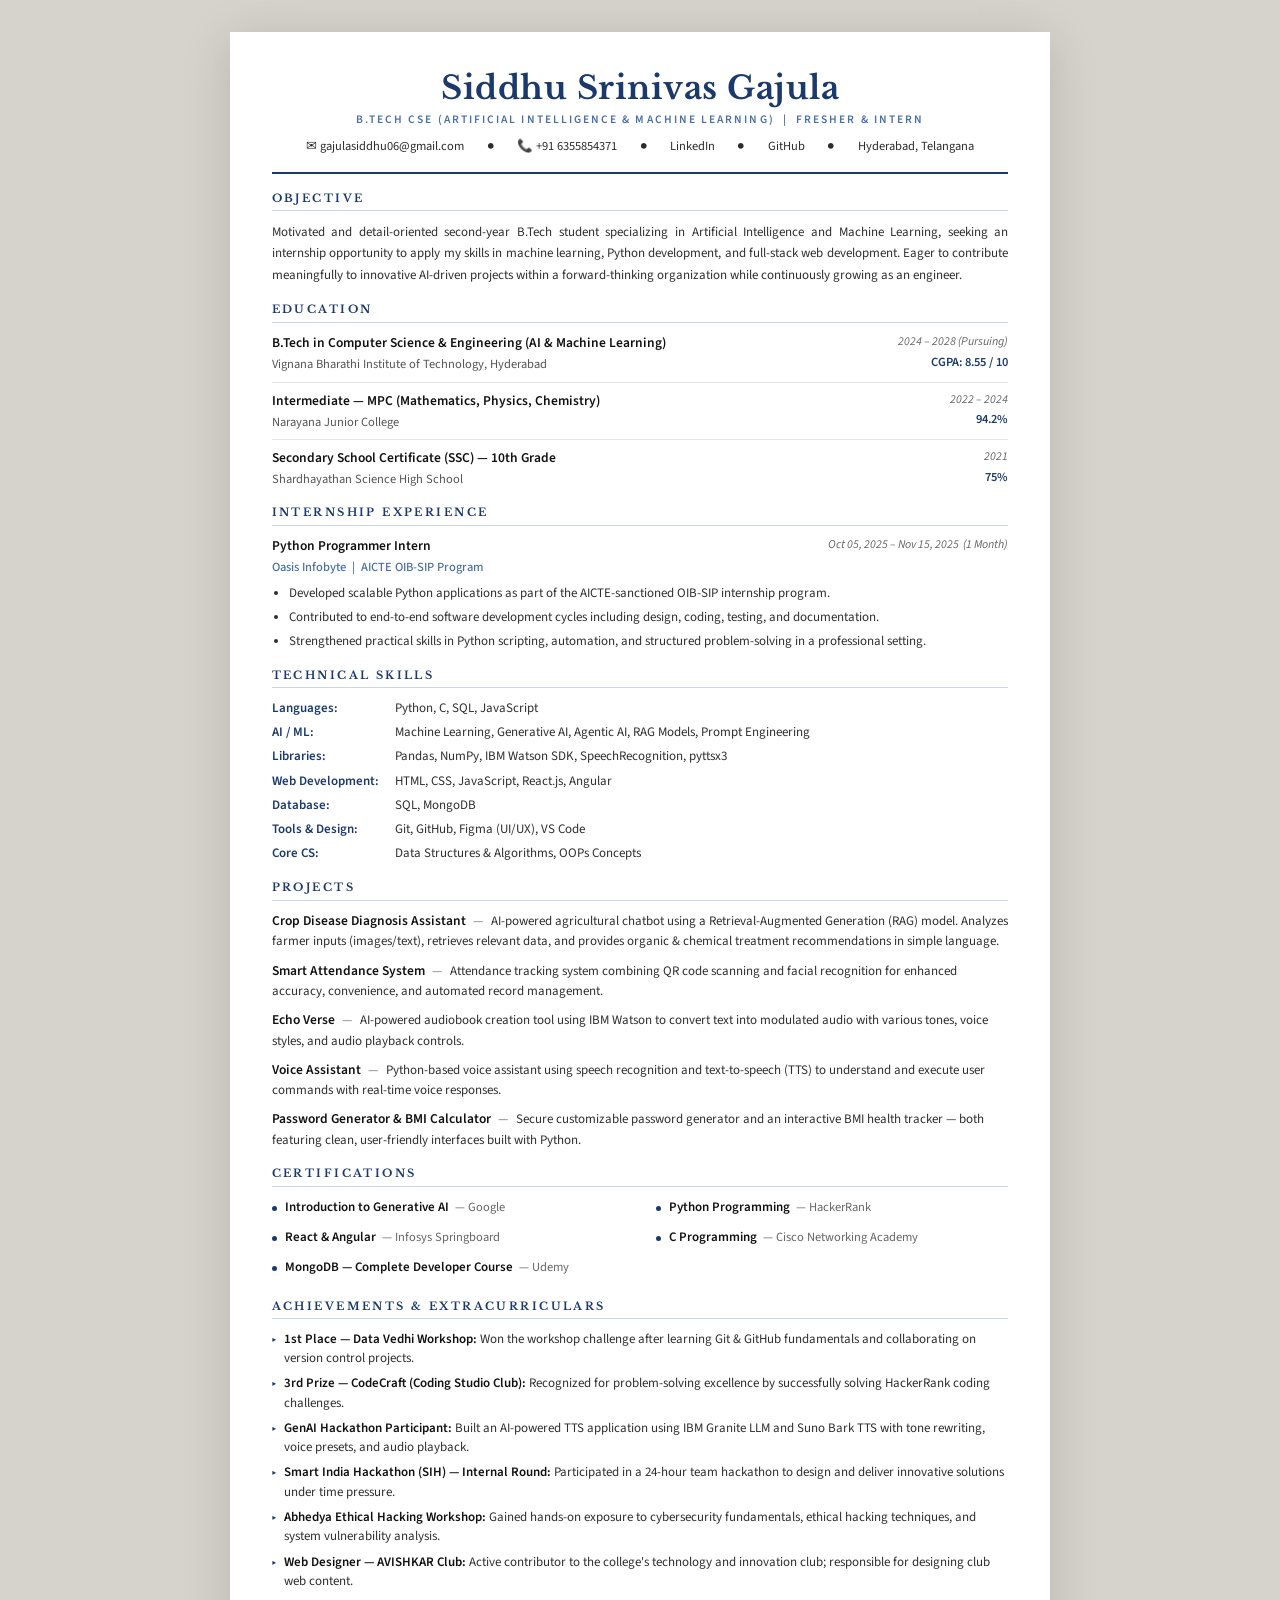
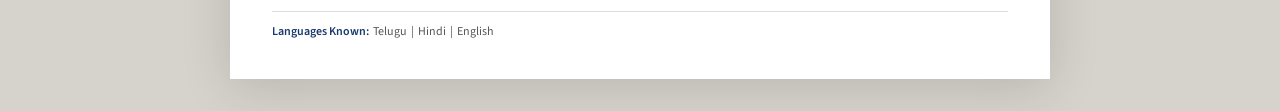
<file: codex/Resume.html>
<!DOCTYPE html>
<html lang="en">
<head>
<meta charset="UTF-8"/>
<meta name="viewport" content="width=device-width, initial-scale=1.0"/>
<title>Siddhu Srinivas Gajula — Resume</title>
<link href="https://fonts.googleapis.com/css2?family=Libre+Baskerville:wght@400;700&family=Source+Sans+3:wght@300;400;500;600&display=swap" rel="stylesheet"/>
<style>
  *, *::before, *::after { box-sizing: border-box; margin: 0; padding: 0; }

  body {
    font-family: 'Source Sans 3', sans-serif;
    background: #d6d3cc;
    padding: 2rem;
    font-size: 13.5px;
    color: #1a1a1a;
    line-height: 1.5;
  }

  .page {
    max-width: 820px;
    margin: 0 auto;
    background: #ffffff;
    padding: 2.4rem 2.6rem;
    box-shadow: 0 8px 48px rgba(0,0,0,0.14);
  }

  /* ── HEADER ── */
  .header {
    text-align: center;
    padding-bottom: 1rem;
    border-bottom: 2px solid #1b3a6b;
    margin-bottom: 1rem;
  }

  .name {
    font-family: 'Libre Baskerville', serif;
    font-size: 2rem;
    font-weight: 700;
    color: #1b3a6b;
    letter-spacing: 0.5px;
    line-height: 1.15;
  }

  .tagline {
    font-size: 11.5px;
    font-weight: 600;
    color: #4a6fa5;
    letter-spacing: 0.18em;
    text-transform: uppercase;
    margin-top: 0.25rem;
  }

  .contact-bar {
    display: flex;
    justify-content: center;
    flex-wrap: wrap;
    gap: 0 1.4rem;
    margin-top: 0.55rem;
  }

  .contact-bar a,
  .contact-bar span {
    font-size: 12.5px;
    color: #2c2c2c;
    text-decoration: none;
    display: flex;
    align-items: center;
    gap: 0.3rem;
  }

  .contact-bar a:hover { color: #1b3a6b; text-decoration: underline; }

  .dot-sep { color: #aaa; font-size: 10px; align-self: center; }

  /* ── SECTION ── */
  .section { margin-bottom: 0.95rem; }

  .section-title {
    font-family: 'Libre Baskerville', serif;
    font-size: 11px;
    font-weight: 700;
    text-transform: uppercase;
    letter-spacing: 0.22em;
    color: #1b3a6b;
    padding-bottom: 0.25rem;
    border-bottom: 1.5px solid #c8d6ec;
    margin-bottom: 0.65rem;
  }

  /* Objective */
  .objective-text {
    font-size: 13px;
    color: #2f2f2f;
    line-height: 1.65;
    text-align: justify;
  }

  /* Education */
  .entry {
    display: flex;
    justify-content: space-between;
    align-items: flex-start;
    margin-bottom: 0.5rem;
  }

  .entry-left { flex: 1; }

  .entry-title {
    font-size: 13.5px;
    font-weight: 600;
    color: #111;
  }

  .entry-sub {
    font-size: 12.5px;
    color: #555;
    margin-top: 0.1rem;
  }

  .entry-right {
    text-align: right;
    flex-shrink: 0;
    padding-left: 1rem;
  }

  .entry-date {
    font-size: 12px;
    color: #666;
    font-style: italic;
  }

  .entry-grade {
    font-size: 12.5px;
    font-weight: 600;
    color: #1b3a6b;
    margin-top: 0.1rem;
  }

  /* Internship */
  .intern-header {
    display: flex;
    justify-content: space-between;
    align-items: flex-start;
  }

  .intern-title {
    font-size: 13.5px;
    font-weight: 600;
    color: #111;
  }

  .intern-company {
    font-size: 12.5px;
    color: #4a6fa5;
    font-weight: 500;
    margin-top: 0.1rem;
  }

  .intern-date {
    font-size: 12px;
    color: #666;
    font-style: italic;
    text-align: right;
  }

  .bullet-list {
    margin-top: 0.4rem;
    padding-left: 1.1rem;
  }

  .bullet-list li {
    font-size: 13px;
    color: #2f2f2f;
    margin-bottom: 0.25rem;
    list-style: disc;
    line-height: 1.55;
  }

  /* Projects */
  .project-item {
    margin-bottom: 0.55rem;
  }

  .project-name {
    font-size: 13.5px;
    font-weight: 600;
    color: #111;
    display: inline;
  }

  .project-sep {
    color: #777;
    font-size: 13px;
    font-weight: 400;
    margin: 0 0.3rem;
  }

  .project-desc {
    font-size: 13px;
    color: #2f2f2f;
    line-height: 1.55;
  }

  /* Skills */
  .skills-grid {
    display: grid;
    grid-template-columns: max-content 1fr;
    row-gap: 0.3rem;
    column-gap: 1rem;
  }

  .skill-label {
    font-size: 13px;
    font-weight: 600;
    color: #1b3a6b;
    white-space: nowrap;
  }

  .skill-value {
    font-size: 13px;
    color: #2f2f2f;
  }

  /* Certifications */
  .cert-row {
    display: flex;
    align-items: baseline;
    gap: 0.5rem;
    margin-bottom: 0.3rem;
  }

  .cert-bullet {
    width: 5px;
    height: 5px;
    border-radius: 50%;
    background: #1b3a6b;
    flex-shrink: 0;
    margin-top: 4px;
  }

  .cert-name {
    font-size: 13px;
    font-weight: 600;
    color: #111;
  }

  .cert-issuer {
    font-size: 12.5px;
    color: #666;
  }

  /* Achievements */
  .ach-item {
    display: flex;
    gap: 0.5rem;
    margin-bottom: 0.35rem;
    align-items: flex-start;
  }

  .ach-marker {
    color: #1b3a6b;
    font-weight: 700;
    font-size: 12px;
    flex-shrink: 0;
    margin-top: 1px;
  }

  .ach-text {
    font-size: 13px;
    color: #2f2f2f;
    line-height: 1.5;
  }

  .ach-text b { color: #111; font-weight: 600; }

  /* Footer */
  .resume-footer {
    margin-top: 1.2rem;
    padding-top: 0.7rem;
    border-top: 1px solid #ddd;
    display: flex;
    justify-content: space-between;
    align-items: center;
  }

  .footer-note {
    font-size: 11px;
    color: #999;
    font-style: italic;
  }

  .footer-langs {
    font-size: 12px;
    color: #555;
  }

  .footer-langs span {
    font-weight: 600;
    color: #1b3a6b;
  }

  hr.thin {
    border: none;
    border-top: 1px solid #e5e5e5;
    margin: 0.4rem 0;
  }

  @media print {
    body { background: white; padding: 0; font-size: 12px; }
    .page { box-shadow: none; padding: 1.5rem 2rem; max-width: 100%; }
    a { color: inherit; text-decoration: none; }
  }
</style>
</head>
<body>
<div class="page">

  <!-- HEADER -->
  <div class="header">
    <div class="name">Siddhu Srinivas Gajula</div>
    <div class="tagline">B.Tech CSE (Artificial Intelligence &amp; Machine Learning) &nbsp;|&nbsp; Fresher &amp; Intern</div>
    <div class="contact-bar">
      <a href="mailto:gajulasiddhu06@gmail.com">✉ gajulasiddhu06@gmail.com</a>
      <span class="dot-sep">●</span>
      <span>📞 +91 6355854371</span>
      <span class="dot-sep">●</span>
      <a href="https://www.linkedin.com/in/gajula-siddhu-srinivas-611439322" target="_blank">LinkedIn</a>
      <span class="dot-sep">●</span>
      <a href="https://github.com/Siddhu-Srinivas" target="_blank">GitHub</a>
      <span class="dot-sep">●</span>
      <span>Hyderabad, Telangana</span>
    </div>
  </div>

  <!-- OBJECTIVE -->
  <div class="section">
    <div class="section-title">Objective</div>
    <p class="objective-text">
      Motivated and detail-oriented second-year B.Tech student specializing in Artificial Intelligence and Machine Learning, seeking an internship opportunity to apply my skills in machine learning, Python development, and full-stack web development. Eager to contribute meaningfully to innovative AI-driven projects within a forward-thinking organization while continuously growing as an engineer.
    </p>
  </div>

  <!-- EDUCATION -->
  <div class="section">
    <div class="section-title">Education</div>

    <div class="entry">
      <div class="entry-left">
        <div class="entry-title">B.Tech in Computer Science &amp; Engineering (AI &amp; Machine Learning)</div>
        <div class="entry-sub">Vignana Bharathi Institute of Technology, Hyderabad</div>
      </div>
      <div class="entry-right">
        <div class="entry-date">2024 – 2028 (Pursuing)</div>
        <div class="entry-grade">CGPA: 8.55 / 10</div>
      </div>
    </div>

    <hr class="thin"/>

    <div class="entry" style="margin-top:0.5rem;">
      <div class="entry-left">
        <div class="entry-title">Intermediate — MPC (Mathematics, Physics, Chemistry)</div>
        <div class="entry-sub">Narayana Junior College</div>
      </div>
      <div class="entry-right">
        <div class="entry-date">2022 – 2024</div>
        <div class="entry-grade">94.2%</div>
      </div>
    </div>

    <hr class="thin"/>

    <div class="entry" style="margin-top:0.5rem;">
      <div class="entry-left">
        <div class="entry-title">Secondary School Certificate (SSC) — 10th Grade</div>
        <div class="entry-sub">Shardhayathan Science High School</div>
      </div>
      <div class="entry-right">
        <div class="entry-date">2021</div>
        <div class="entry-grade">75%</div>
      </div>
    </div>
  </div>

  <!-- INTERNSHIP -->
  <div class="section">
    <div class="section-title">Internship Experience</div>
    <div class="intern-header">
      <div>
        <div class="intern-title">Python Programmer Intern</div>
        <div class="intern-company">Oasis Infobyte &nbsp;|&nbsp; AICTE OIB-SIP Program</div>
      </div>
      <div class="intern-date">Oct 05, 2025 – Nov 15, 2025 &nbsp;(1 Month)</div>
    </div>
    <ul class="bullet-list">
      <li>Developed scalable Python applications as part of the AICTE-sanctioned OIB-SIP internship program.</li>
      <li>Contributed to end-to-end software development cycles including design, coding, testing, and documentation.</li>
      <li>Strengthened practical skills in Python scripting, automation, and structured problem-solving in a professional setting.</li>
    </ul>
  </div>

  <!-- TECHNICAL SKILLS -->
  <div class="section">
    <div class="section-title">Technical Skills</div>
    <div class="skills-grid">
      <div class="skill-label">Languages:</div>
      <div class="skill-value">Python, C, SQL, JavaScript</div>

      <div class="skill-label">AI / ML:</div>
      <div class="skill-value">Machine Learning, Generative AI, Agentic AI, RAG Models, Prompt Engineering</div>

      <div class="skill-label">Libraries:</div>
      <div class="skill-value">Pandas, NumPy, IBM Watson SDK, SpeechRecognition, pyttsx3</div>

      <div class="skill-label">Web Development:</div>
      <div class="skill-value">HTML, CSS, JavaScript, React.js, Angular</div>

      <div class="skill-label">Database:</div>
      <div class="skill-value">SQL, MongoDB</div>

      <div class="skill-label">Tools &amp; Design:</div>
      <div class="skill-value">Git, GitHub, Figma (UI/UX), VS Code</div>

      <div class="skill-label">Core CS:</div>
      <div class="skill-value">Data Structures &amp; Algorithms, OOPs Concepts</div>
    </div>
  </div>

  <!-- PROJECTS -->
  <div class="section">
    <div class="section-title">Projects</div>

    <div class="project-item">
      <span class="project-name">Crop Disease Diagnosis Assistant</span>
      <span class="project-sep">—</span>
      <span class="project-desc">AI-powered agricultural chatbot using a Retrieval-Augmented Generation (RAG) model. Analyzes farmer inputs (images/text), retrieves relevant data, and provides organic &amp; chemical treatment recommendations in simple language.</span>
    </div>

    <div class="project-item">
      <span class="project-name">Smart Attendance System</span>
      <span class="project-sep">—</span>
      <span class="project-desc">Attendance tracking system combining QR code scanning and facial recognition for enhanced accuracy, convenience, and automated record management.</span>
    </div>

    <div class="project-item">
      <span class="project-name">Echo Verse</span>
      <span class="project-sep">—</span>
      <span class="project-desc">AI-powered audiobook creation tool using IBM Watson to convert text into modulated audio with various tones, voice styles, and audio playback controls.</span>
    </div>

    <div class="project-item">
      <span class="project-name">Voice Assistant</span>
      <span class="project-sep">—</span>
      <span class="project-desc">Python-based voice assistant using speech recognition and text-to-speech (TTS) to understand and execute user commands with real-time voice responses.</span>
    </div>

    <div class="project-item">
      <span class="project-name">Password Generator &amp; BMI Calculator</span>
      <span class="project-sep">—</span>
      <span class="project-desc">Secure customizable password generator and an interactive BMI health tracker — both featuring clean, user-friendly interfaces built with Python.</span>
    </div>
  </div>

  <!-- CERTIFICATIONS -->
  <div class="section">
    <div class="section-title">Certifications</div>
    <div style="display:grid; grid-template-columns:1fr 1fr; gap:0.3rem 2rem;">

      <div class="cert-row">
        <div class="cert-bullet"></div>
        <div><span class="cert-name">Introduction to Generative AI</span> &nbsp;<span class="cert-issuer">— Google</span></div>
      </div>
      <div class="cert-row">
        <div class="cert-bullet"></div>
        <div><span class="cert-name">Python Programming</span> &nbsp;<span class="cert-issuer">— HackerRank</span></div>
      </div>
      <div class="cert-row">
        <div class="cert-bullet"></div>
        <div><span class="cert-name">React &amp; Angular</span> &nbsp;<span class="cert-issuer">— Infosys Springboard</span></div>
      </div>
      <div class="cert-row">
        <div class="cert-bullet"></div>
        <div><span class="cert-name">C Programming</span> &nbsp;<span class="cert-issuer">— Cisco Networking Academy</span></div>
      </div>
      <div class="cert-row">
        <div class="cert-bullet"></div>
        <div><span class="cert-name">MongoDB — Complete Developer Course</span> &nbsp;<span class="cert-issuer">— Udemy</span></div>
      </div>

    </div>
  </div>

  <!-- ACHIEVEMENTS -->
  <div class="section">
    <div class="section-title">Achievements &amp; Extracurriculars</div>

    <div class="ach-item">
      <div class="ach-marker">▸</div>
      <div class="ach-text"><b>1st Place — Data Vedhi Workshop:</b> Won the workshop challenge after learning Git &amp; GitHub fundamentals and collaborating on version control projects.</div>
    </div>
    <div class="ach-item">
      <div class="ach-marker">▸</div>
      <div class="ach-text"><b>3rd Prize — CodeCraft (Coding Studio Club):</b> Recognized for problem-solving excellence by successfully solving HackerRank coding challenges.</div>
    </div>
    <div class="ach-item">
      <div class="ach-marker">▸</div>
      <div class="ach-text"><b>GenAI Hackathon Participant:</b> Built an AI-powered TTS application using IBM Granite LLM and Suno Bark TTS with tone rewriting, voice presets, and audio playback.</div>
    </div>
    <div class="ach-item">
      <div class="ach-marker">▸</div>
      <div class="ach-text"><b>Smart India Hackathon (SIH) — Internal Round:</b> Participated in a 24-hour team hackathon to design and deliver innovative solutions under time pressure.</div>
    </div>
    <div class="ach-item">
      <div class="ach-marker">▸</div>
      <div class="ach-text"><b>Abhedya Ethical Hacking Workshop:</b> Gained hands-on exposure to cybersecurity fundamentals, ethical hacking techniques, and system vulnerability analysis.</div>
    </div>
    <div class="ach-item">
      <div class="ach-marker">▸</div>
      <div class="ach-text"><b>Web Designer — AVISHKAR Club:</b> Active contributor to the college's technology and innovation club; responsible for designing club web content.</div>
    </div>
  </div>

  <!-- FOOTER -->
  <div class="resume-footer">
    
    <div class="footer-langs"><span>Languages Known:</span> &nbsp;Telugu &nbsp;|&nbsp; Hindi &nbsp;|&nbsp; English</div>
  </div>

</div>
</body>
</html>
</file>
